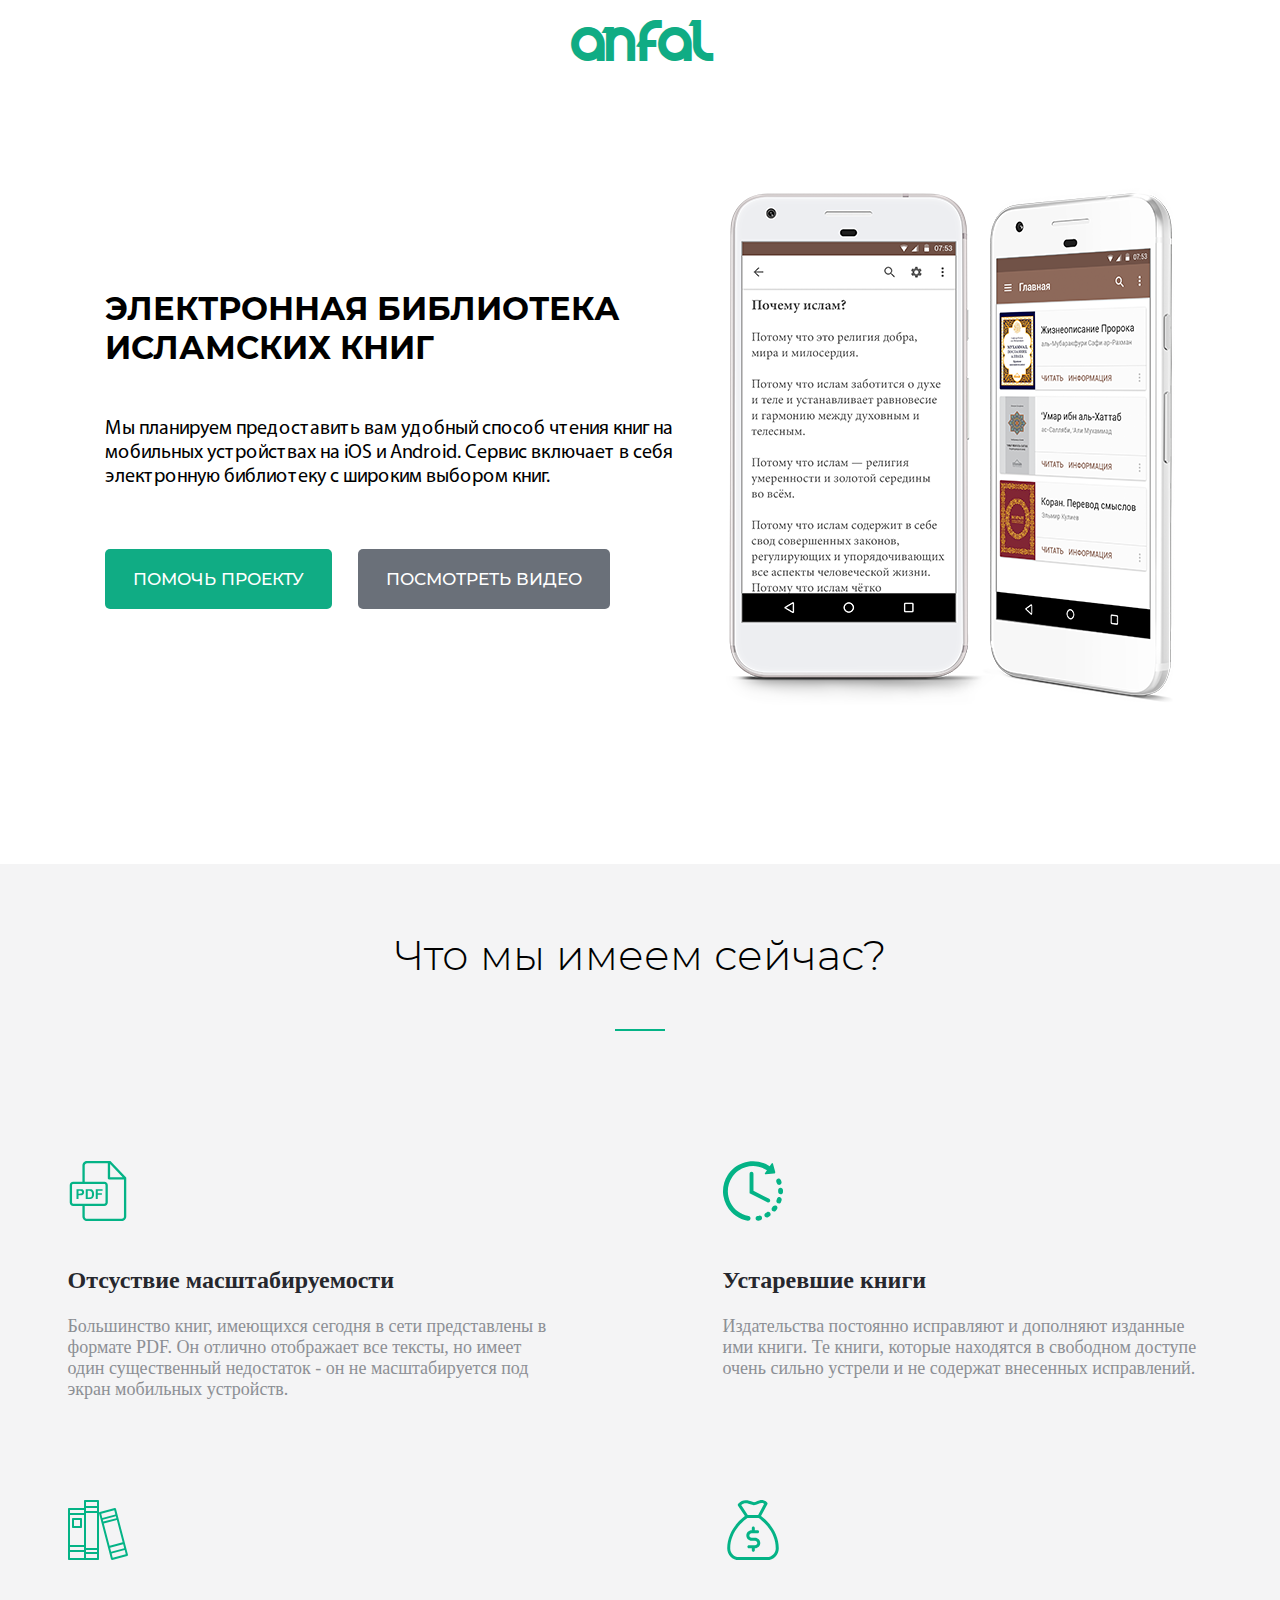
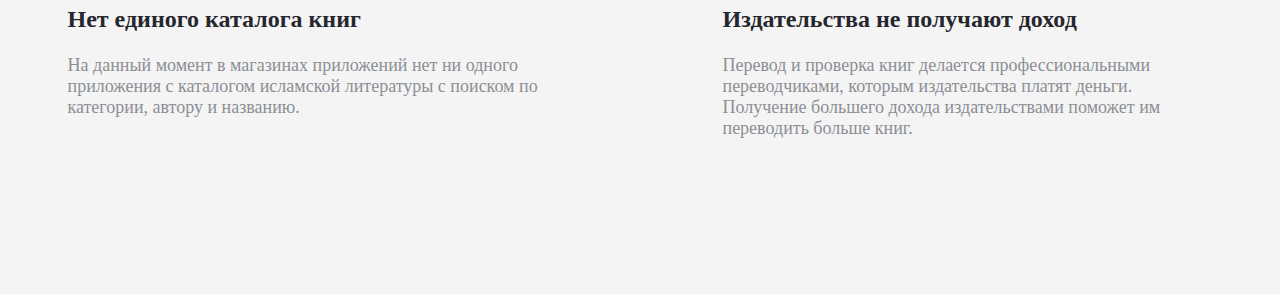
<file: anfal-landing/index.html>
<!DOCTYPE html>
<html lang="ru">
<head>
    <meta charset="UTF-8">
    <title>Исламская библиотека Anfal</title>

    <link rel="stylesheet" href="css/style.css">
</head>
<body>
    <header>Anfal</header>

    <section class="hero">
        <div class="container">
            <div class="hero-left">
                <h1 class="hero-title">Электронная библиотека исламских книг</h1>
                <div class="hero-description">
                    Мы планируем предоставить вам удобный способ чтения книг на мобильных устройствах на iOS и Android. Сервис включает в себя электронную библиотеку с широким выбором книг.
                </div>

                <div class="hero-buttons">
                    <a class="hero-button hero-button-green">Помочь проекту</a>
                    <button class="hero-button hero-button-gray">Посмотреть видео</button>
                </div>
            </div>
            <div class="hero-right">
                <img src="images/app-demo.png" alt="App Demo">
            </div>
        </div>
    </section>

    <section class="problems-section">
        <h2 class="section-title">Что мы имеем сейчас?</h2>

        <div class="problems">
            <div class="problems-top">
                <div class="problem">
                    <div class="problem-icon problem-icon-scalability"></div>
                    <h3 class="problem-title">Отсуствие масштабируемости</h3>
                    <p class="problem-description">
                        Большинство книг, имеющихся сегодня в сети представлены в формате PDF. Он отлично отображает все тексты, но имеет один существенный недостаток - он не масштабируется под экран мобильных устройств.
                    </p>
                </div>
                <div class="problem">
                    <div class="problem-icon problem-icon-old-books"></div>
                    <h3 class="problem-title">Устаревшие книги</h3>
                    <p class="problem-description">
                        Издательства постоянно исправляют и дополняют изданные ими книги. Те книги, которые находятся в свободном доступе очень сильно устрели и не содержат внесенных исправлений.
                    </p>
                </div>
            </div>
            <div class="problems-bottom">
                <div class="problem">
                    <div class="problem-icon problem-icon-catalog"></div>
                    <h3 class="problem-title">Нет единого каталога книг</h3>
                    <p class="problem-description">
                        На данный момент в магазинах приложений нет ни одного приложения с каталогом исламской литературы с поиском по категории,  автору и названию.
                    </p>
                </div>
                <div class="problem">
                    <div class="problem-icon problem-icon-money"></div>
                    <h3 class="problem-title">Издательства не получают доход</h3>
                    <p class="problem-description">
                        Перевод и проверка книг делается профессиональными переводчиками, которым издательства платят деньги. Получение большего дохода издательствами поможет им переводить больше книг.
                    </p>
                </div>
            </div>
        </div>
    </section>

    <footer>

    </footer>
</body>
</html>
</file>
<file: anfal-landing/css/style.css>
/* font-family: "Montserrat - Light"; */
@font-face {
    font-family: "Montserrat";
    src: url("../fonts/Montserrat-Light/Montserrat-Light.eot");
    src: url("../fonts/Montserrat-Light/Montserrat-Light.eot?#iefix") format("embedded-opentype"), url("../fonts/Montserrat-Light/Montserrat-Light.woff") format("woff"), url("../fonts/Montserrat-Light/Montserrat-Light.ttf") format("truetype"), url("../fonts/Montserrat-Light/Montserrat-Light.svg#Montserrat-Light") format("svg");
    font-weight: 300;
    font-style: normal;
}

/* font-family: "Montserrat - Regular"; */
@font-face {
    font-family: "Montserrat";
    src: url("../fonts/Montserrat-Regular/Montserrat-Regular.eot");
    src: url("../fonts/Montserrat-Regular/Montserrat-Regular.eot?#iefix") format("embedded-opentype"), url("../fonts/Montserrat-Regular/Montserrat-Regular.woff") format("woff"), url("../fonts/Montserrat-Regular/Montserrat-Regular.ttf") format("truetype"), url("../fonts/Montserrat-Regular/Montserrat-Regular.svg#Montserrat-Regular") format("svg");
    font-weight: normal;
    font-style: normal;
}

/* font-family: "Montserrat - Medium"; */
@font-face {
    font-family: "Montserrat";
    src: url("../fonts/Montserrat-Medium/Montserrat-Medium.eot");
    src: url("../fonts/Montserrat-Medium/Montserrat-Medium.eot?#iefix") format("embedded-opentype"), url("../fonts/Montserrat-Medium/Montserrat-Medium.woff") format("woff"), url("../fonts/Montserrat-Medium/Montserrat-Medium.ttf") format("truetype"), url("../fonts/Montserrat-Medium/Montserrat-Medium.svg#Montserrat-Medium") format("svg");
    font-weight: 500;
    font-style: normal;
}

/* font-family: "Montserrat - Bold"; */
@font-face {
    font-family: "Montserrat";
    src: url("../fonts/Montserrat-Bold/Montserrat-Bold.eot");
    src: url("../fonts/Montserrat-Bold/Montserrat-Bold.eot?#iefix") format("embedded-opentype"), url("../fonts/Montserrat-Bold/Montserrat-Bold.woff") format("woff"), url("../fonts/Montserrat-Bold/Montserrat-Bold.ttf") format("truetype"), url("../fonts/Montserrat-Bold/Montserrat-Bold.svg#Montserrat-Bold") format("svg");
    font-weight: 700;
    font-style: normal;
}

/* font-family: "MyriadPro - Regular"; */
@font-face {
    font-family: "MyriadPro";
    src: url("../fonts/MyriadPro-Regular/MyriadPro-Regular.eot");
    src: url("../fonts/MyriadPro-Regular/MyriadPro-Regular.eot?#iefix") format("embedded-opentype"), url("../fonts/MyriadPro-Regular/MyriadPro-Regular.woff") format("woff"), url("../fonts/MyriadPro-Regular/MyriadPro-Regular.ttf") format("truetype"), url("../fonts/MyriadPro-Regular/MyriadPro-Regular.svg#MyriadPro-Regular") format("svg");
    font-weight: normal;
    font-style: normal;
}

/* font-family: "Velocity"; */
@font-face {
    font-family: "Velocity";
    src: url("../fonts/Velocity/Velocity.eot");
    src: url("../fonts/Velocity/Velocity.eot?#iefix") format("embedded-opentype"), url("../fonts/Velocity/Velocity.woff") format("woff"), url("../fonts/Velocity/Velocity.ttf") format("truetype"), url("../fonts/Velocity/Velocity.svg#Velocity") format("svg");
    font-weight: normal;
    font-style: normal;
}

*, ::before, ::after {
    box-sizing: border-box;
}

body {
    margin: 0;
    background-color: #fff;
}

header {
    color: #10ac84;
    font-family: Velocity;
    font-size: 48px;
    text-align: center;
    padding-top: 25px;
}

.hero {
    padding-top: 115px;
    padding-bottom: 155px;
}

.container {
    display: flex;
    align-items: center;
    width: 1070px;
    margin: 0 auto;
}

.hero-title {
    margin: 0;
    font-family: Montserrat, sans-serif;
    font-size: 32px;
    font-weight: bold;
    text-transform: uppercase;
}

.hero-description {
    margin-top: 50px;
    font-family: MyriadPro, sans-serif;
    font-size: 20px;
}

.hero-buttons {
    margin-top: 60px;
}

.hero-button {
    padding: 20px 28px;
    border: none;
    border-radius: 5px;
    color: #fff;
    font-family: "Montserrat";
    font-weight: 500;
    font-style: normal;
    font-size: 17px;
    text-transform: uppercase;
}

.hero-button-green {
    background-color: #10ac84;
}

.hero-button-gray {
    background-color: #6a7079;
    margin-left: 22px;
}

.section-title {
    margin: 0;
    text-align: center;
    font-family: "Montserrat";
    font-weight: 300;
    font-style: normal;
    font-size: 42px;
}

.section-title::after {
    content: "";
    display: block;
    width: 50px;
    height: 2px;
    margin-top: 48px;
    margin-left: auto;
    margin-right: auto;
    background-color: #04b386;
}

.problems-section {
    background-color: #f4f4f5;
    padding-top: 65px;
    padding-bottom: 155px;
}

.problems {
    display: flex;
    flex-direction: column;
    align-items: center;
    margin-top: 130px;
}

.problems-top {
    display: flex;
}

.problems-bottom {
    display: flex;
    margin-top: 100px;
}

.problem + .problem {
    margin-left: 165px;
}

.problem-icon {
    width: 60px;
    height: 60px;
    background-size: 60px;
}

.problem-icon-scalability {
    background-image: url("../images/problems/pdf-file.svg");
}

.problem-icon-catalog {
    background-image: url("../images/problems/books.svg");
}

.problem-icon-old-books {
    background-image: url("../images/problems/time-left.svg");
}

.problem-icon-money {
    background-image: url("../images/problems/money-bag.svg");
}

.problem-title {
    margin-top: 46px;
    margin-bottom: 0;
    font-size: 24px;
    color: #26272d;
}

.problem-description {
    width: 490px;
    margin-top: 22px;
    margin-bottom: 0;
    font-size: 18px;
    color: #8c8f94;
}
</file>
